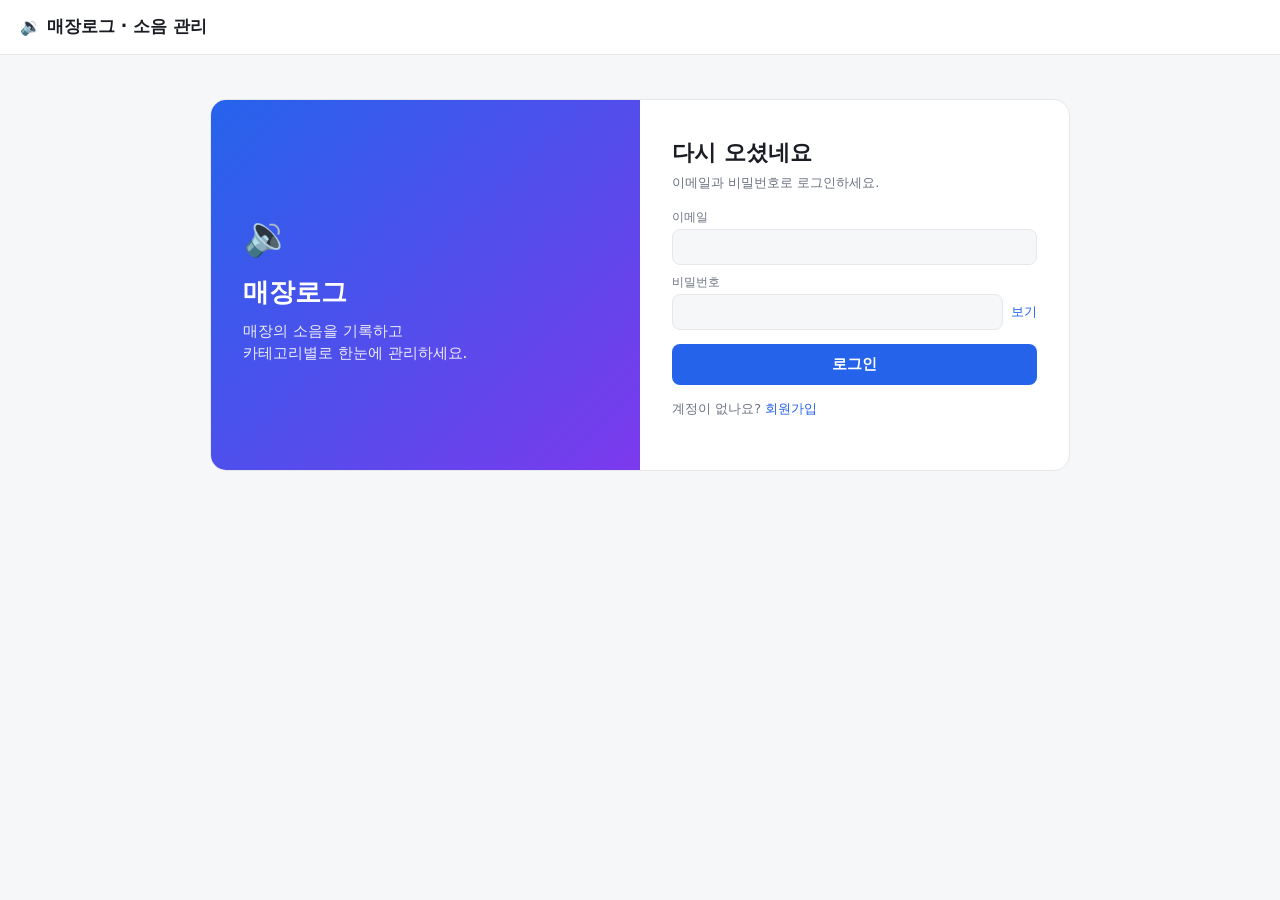
<file: 매장로그/index.html>
<!doctype html>
<html lang="ko">
<head>
<meta charset="utf-8">
<meta name="viewport" content="width=device-width, initial-scale=1, viewport-fit=cover">
<title>매장로그 · 소음 관리</title>
<link rel="stylesheet" href="style.css">
</head>
<body>
<header>
  <h1>🔉 매장로그 · 소음 관리</h1>
  <nav id="nav"></nav><div id="who"></div>
</header>
<main id="app"></main>

<script src="main.js"></script>
</body>
</html>
</file>
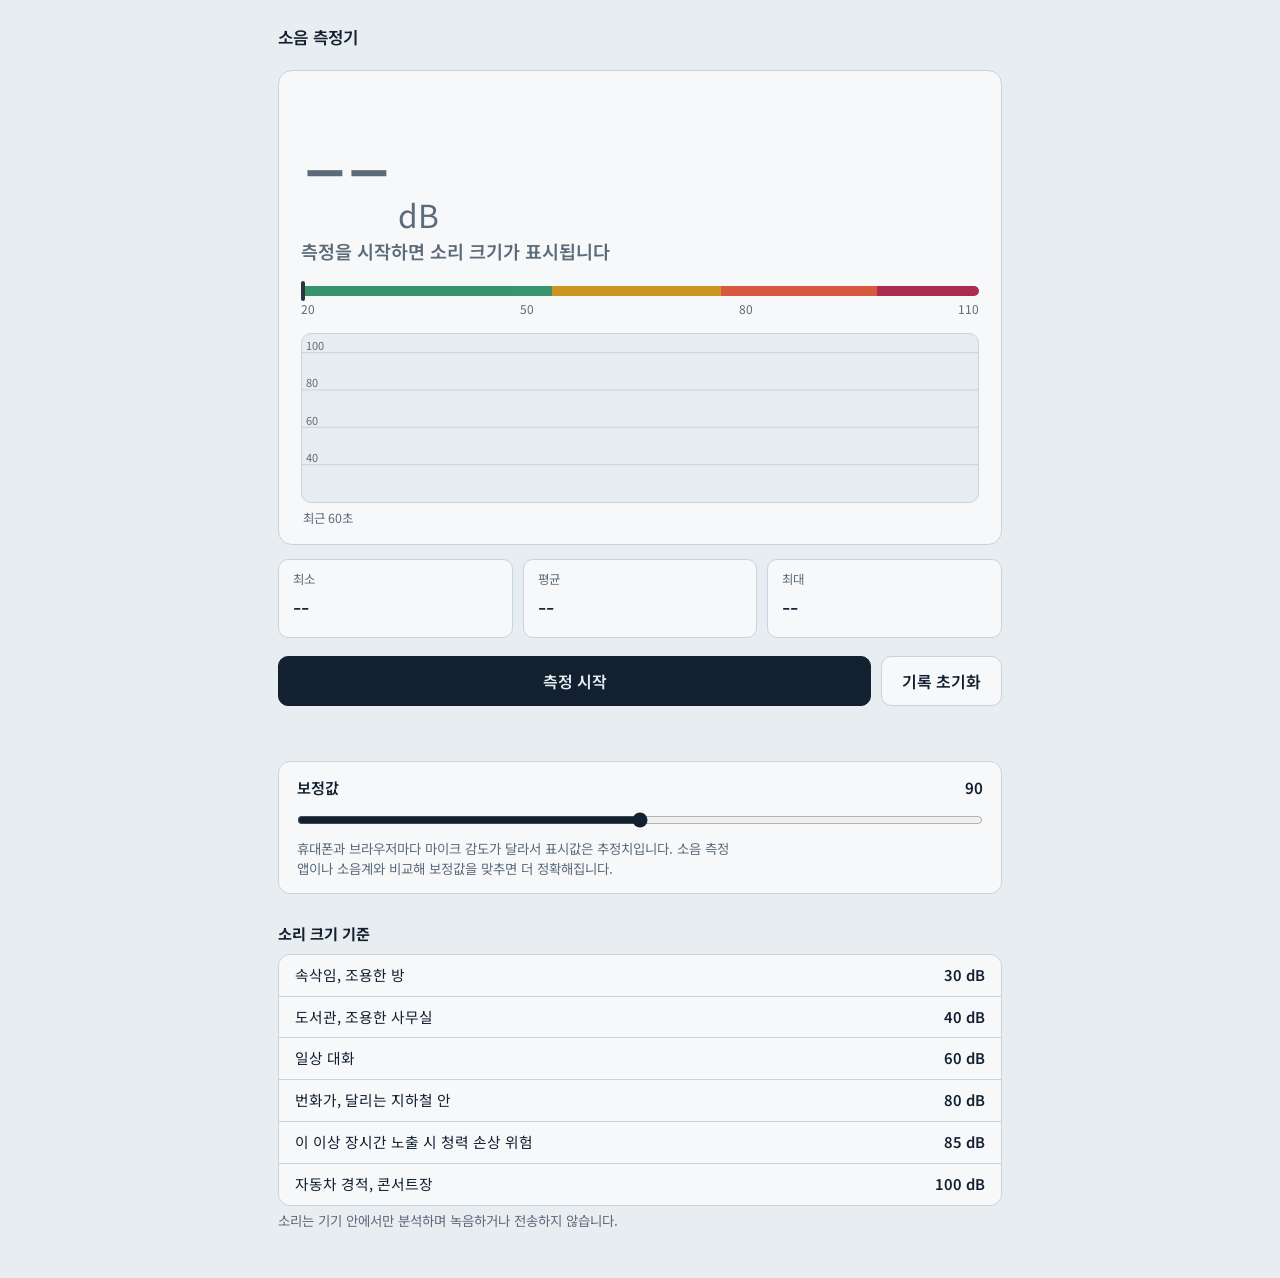
<file: 실시간 소음 측정기/index.html>
<!DOCTYPE html>
<html lang="ko">
<head>
<meta charset="utf-8">
<meta name="viewport" content="width=device-width, initial-scale=1, viewport-fit=cover">
<title>소음 측정기</title>
<link rel="preconnect" href="https://fonts.googleapis.com">
<link rel="preconnect" href="https://fonts.gstatic.com" crossorigin>
<link href="https://fonts.googleapis.com/css2?family=Noto+Sans+KR:wght@200;400;600&display=swap" rel="stylesheet">
<link rel="stylesheet" href="Style.css">
</head>
<body>
<main>
  <h1>소음 측정기</h1>

  <section class="read" aria-live="off">
    <div class="num" id="num">--<small>dB</small></div>
    <div class="state" id="state">측정을 시작하면 소리 크기가 표시됩니다</div>
    <div class="bar"><i id="needle"></i></div>
    <div class="scale"><span>20</span><span>50</span><span>80</span><span>110</span></div>
    <canvas id="cv" aria-label="최근 60초 소음 변화 그래프"></canvas>
    <p class="cap">최근 60초</p>
  </section>

  <dl class="stats">
    <div><dt>최소</dt><dd id="smin">--</dd></div>
    <div><dt>평균</dt><dd id="savg">--</dd></div>
    <div><dt>최대</dt><dd id="smax">--</dd></div>
  </dl>

  <div class="ctrl">
    <button class="primary" id="toggle">측정 시작</button>
    <button id="reset">기록 초기화</button>
  </div>
  <div class="msg" id="msg" role="alert"></div>

  <section class="cal">
    <label for="off"><span>보정값</span><span id="offv">90</span></label>
    <input type="range" id="off" min="60" max="120" value="90">
    <p>휴대폰과 브라우저마다 마이크 감도가 달라서 표시값은 추정치입니다. 소음 측정 앱이나 소음계와 비교해 보정값을 맞추면 더 정확해집니다.</p>
  </section>

  <h2>소리 크기 기준</h2>
  <ul class="ref">
    <li><span>속삭임, 조용한 방</span><b>30 dB</b></li>
    <li><span>도서관, 조용한 사무실</span><b>40 dB</b></li>
    <li><span>일상 대화</span><b>60 dB</b></li>
    <li><span>번화가, 달리는 지하철 안</span><b>80 dB</b></li>
    <li><span>이 이상 장시간 노출 시 청력 손상 위험</span><b>85 dB</b></li>
    <li><span>자동차 경적, 콘서트장</span><b>100 dB</b></li>
  </ul>
  <p class="note">소리는 기기 안에서만 분석하며 녹음하거나 전송하지 않습니다.</p>
</main>

<script src="main.js"></script>
</body>
</html>
</file>
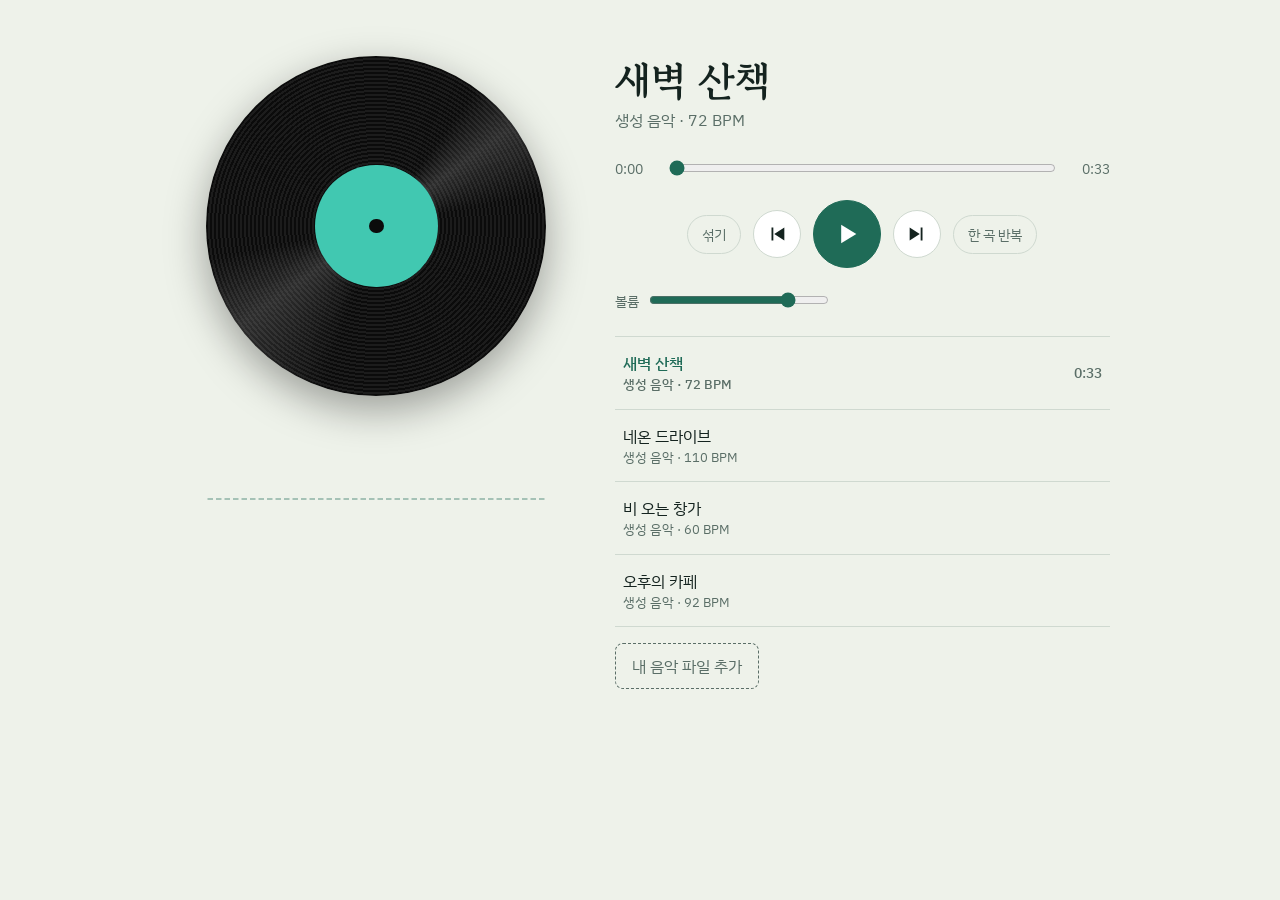
<file: 음악 플레이어/index.html>
<!DOCTYPE html>
<html lang="ko">
<head>
<meta charset="utf-8">
<meta name="viewport" content="width=device-width, initial-scale=1, viewport-fit=cover">
<title>음악 플레이어</title>
<link rel="stylesheet" href="https://fonts.googleapis.com/css2?family=Gowun+Batang:wght@700&family=IBM+Plex+Sans+KR:wght@400;500&display=swap">
<link rel="stylesheet" href="style.css">
</head>
<body>
<main class="app">
<section class="stage">
<div class="disc" id="disc"><div class="label"></div></div>
<canvas id="viz" width="680" height="160" aria-hidden="true"></canvas>
</section>
<section>
<h1 id="title">불러오는 중</h1>
<p class="artist" id="artist">&nbsp;</p>
<div class="seek"><span id="cur">0:00</span><input type="range" id="seek" min="0" max="1000" value="0" aria-label="재생 위치"><span id="dur">0:00</span></div>
<div class="ctl">
<button class="tg" id="shuf" aria-pressed="false">섞기</button>
<button class="ib" id="prev" aria-label="이전 곡"><svg viewBox="0 0 24 24"><path d="M6 5h2v14H6zM20 5v14L9 12z"/></svg></button>
<button class="ib main" id="play" aria-label="재생"><svg viewBox="0 0 24 24" id="pi"><path d="M7 4v16l13-8z"/></svg></button>
<button class="ib" id="next" aria-label="다음 곡"><svg viewBox="0 0 24 24"><path d="M16 5h2v14h-2zM4 5v14l11-7z"/></svg></button>
<button class="tg" id="rep" aria-pressed="false">한 곡 반복</button>
</div>
<div class="vol"><label for="vol">볼륨</label><input type="range" id="vol" min="0" max="100" value="80"></div>
<ul id="list"></ul>
<label class="add">내 음악 파일 추가<input type="file" id="file" accept="audio/*" multiple hidden></label>
<p id="msg" role="status"></p>
</section>
</main>
<script src="script.js"></script>
</body>
</html>
</file>
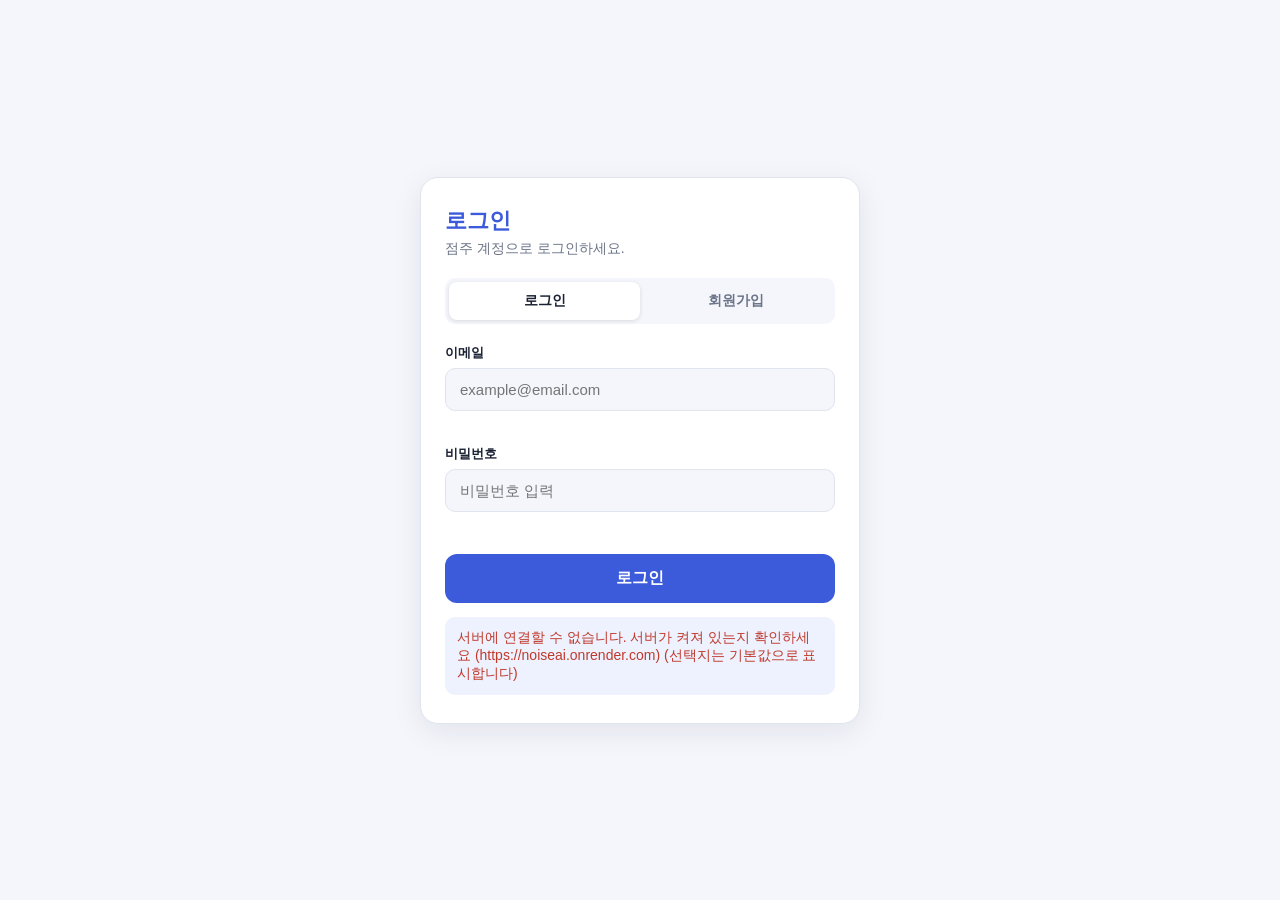
<file: frontend/로그인/index.html>
<!DOCTYPE html>
<html lang="ko">
<head>
<meta charset="utf-8">
<meta name="viewport" content="width=device-width, initial-scale=1, viewport-fit=cover">
<title>매장로그 · 로그인</title>
<link rel="stylesheet" href="../로그인/Style.css">
<script src="../common/api.js"></script>
<script src="../common/api.js?v=2"></script>
</head>
<body>
<main class="card">
  <h1 class="brand">로그인</h1>
  <p class="desc" id="desc">점주 계정으로 로그인하세요.</p>
  <div class="tabs" role="tablist">
    <button class="on" id="tabLogin" role="tab" type="button">로그인</button>
    <button id="tabSignup" role="tab" type="button">회원가입</button>
  </div>

  <section id="login">
    <label for="lEmail">이메일</label>
    <input id="lEmail" type="email" placeholder="example@email.com" autocomplete="email">
    <div class="err" id="lEmailErr"></div>
    <label for="lPw">비밀번호</label>
    <input id="lPw" type="password" placeholder="비밀번호 입력" autocomplete="current-password">
    <div class="err" id="lPwErr"></div>
    <button class="submit" id="loginBtn" type="button">로그인</button>
  </section>

  <section id="signup" class="hidden">
    <label for="sEmail">이메일</label>
    <input id="sEmail" type="email" placeholder="example@email.com" autocomplete="email">
    <div class="err" id="sEmailErr"></div>
    <label for="sPw">비밀번호</label>
    <input id="sPw" type="password" placeholder="8자 이상, 영문+숫자" autocomplete="new-password">
    <div class="err" id="sPwErr"></div>

    <label for="sStore">매장 이름</label>
      <input id="sStore" type="text" maxlength="100" placeholder="예: 모닝브루 본점">
      <div class="err" id="sStoreErr"></div>
    <label for="sSeats">좌석 수</label>
      <input id="sSeats" type="number" min="0" max="1000" value="20">
    <div class="err" id="sSeatsErr"></div>

    <div class="lbl">타겟 연령대</div>
    <div class="chips" data-key="age_group"></div>
    <div class="lbl">타겟 성비</div>
    <div class="chips" data-key="gender"></div>
    <div class="lbl">매장 업종</div>
    <div class="chips" data-key="category"></div>
    <div class="lbl">분위기</div>
    <div class="chips" data-key="mood"></div>
    <div class="lbl">소음 대응 방식 (안정형: 시끄러울수록 잔잔하게 / 활기형: 시끄러울수록 경쾌하게)</div>
    <div class="chips" data-key="noise_strategy"></div>
    <div class="err" id="sSelErr"></div>  
    <button class="submit" id="signupBtn" type="button">회원가입</button>
  </section>

  <div class="msg" id="msg" role="status"></div>
</main>

<script src="main.js"></script>
</body>
</html>
</file>
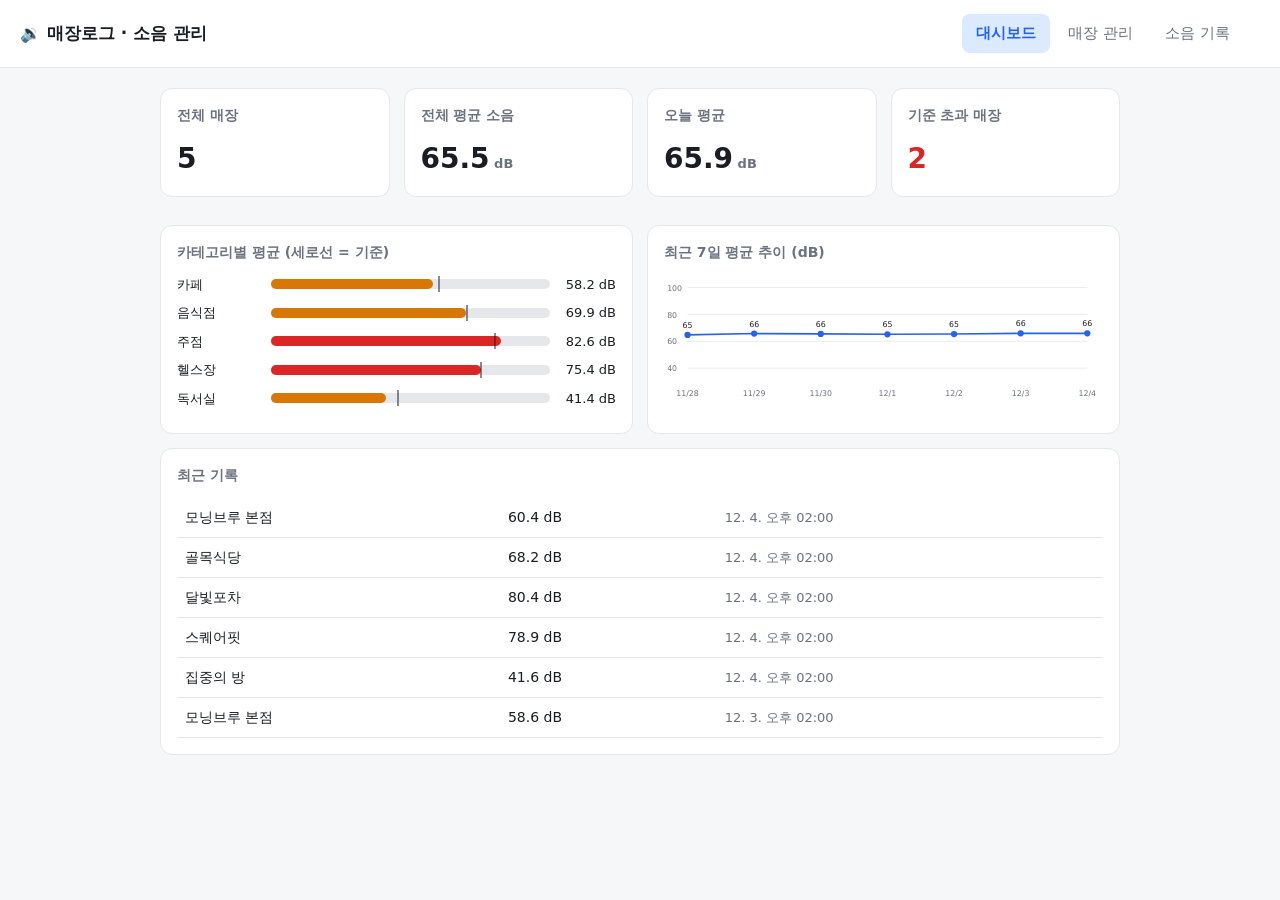
<file: frontend/매장로그 · 소음 관리/index.html>
<!doctype html>
<html lang="ko">
<head>
<meta charset="utf-8">
<meta name="viewport" content="width=device-width, initial-scale=1, viewport-fit=cover">
<title>매장로그 · 소음 관리</title>
<link rel="stylesheet" href="Style.css">
</head>
<body>
<header>
  <h1>🔉 매장로그 · 소음 관리</h1>
  <nav id="nav"></nav><div id="who"></div>
</header>
<main id="app"></main>

<script src="main.js"></script>
</body>
</html>
</file>
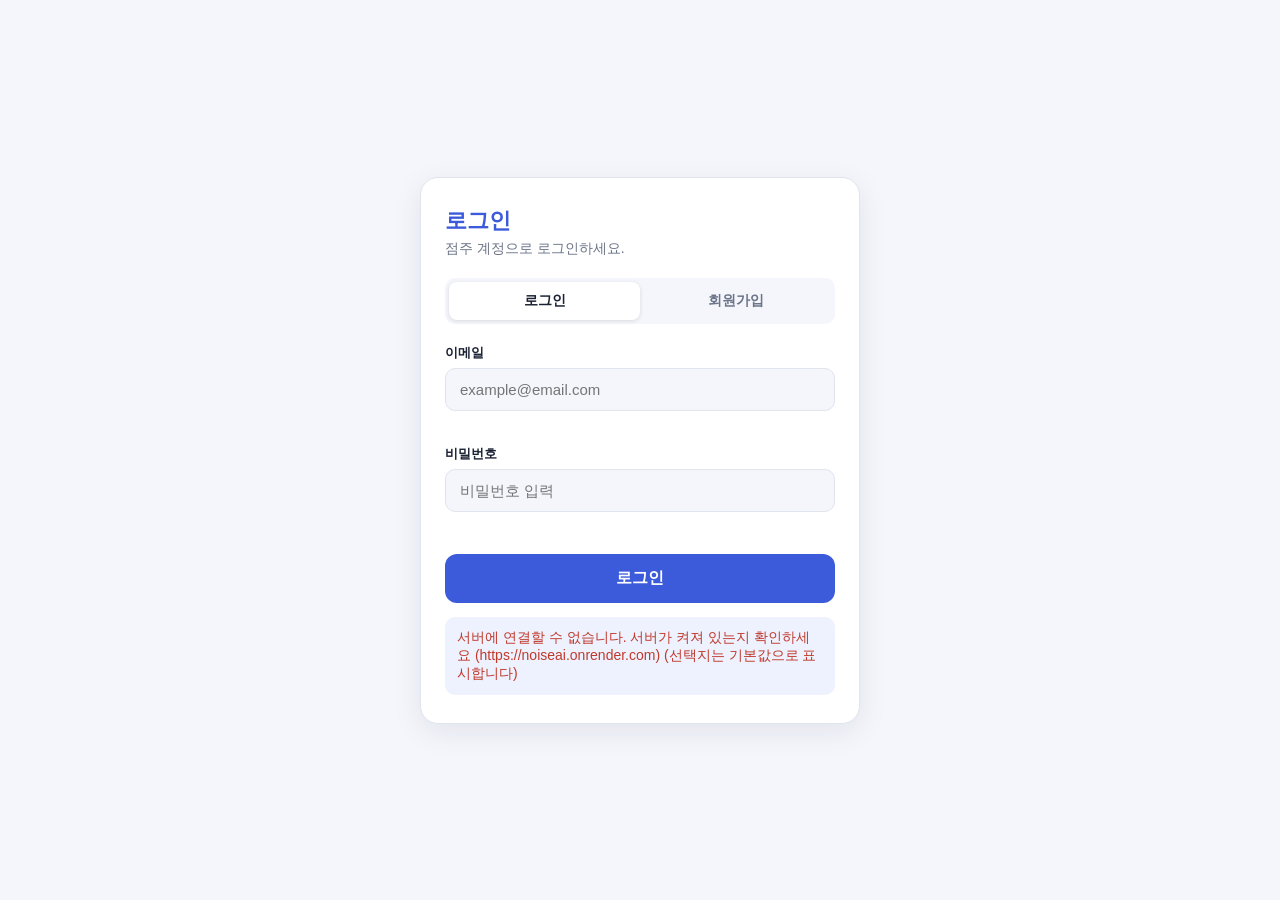
<file: frontend/매장로그_소음 관리/index.html>
<!doctype html>
<html lang="ko">
<head>
<meta charset="utf-8">
<meta name="viewport" content="width=device-width, initial-scale=1, viewport-fit=cover">
<title>매장로그 · 소음 관리</title>
<link rel="stylesheet" href="Style.css">
<script src="../common/api.js"></script>
<script src="../common/api.js?v=2"></script>
</head>
<body>
<header>
  <h1>🔉 매장로그 · 소음 관리</h1>
  <nav id="nav"></nav><div id="who"></div>
</header>
<main id="app"></main>

<script src="main.js"></script>
</body>
</html>
</file>
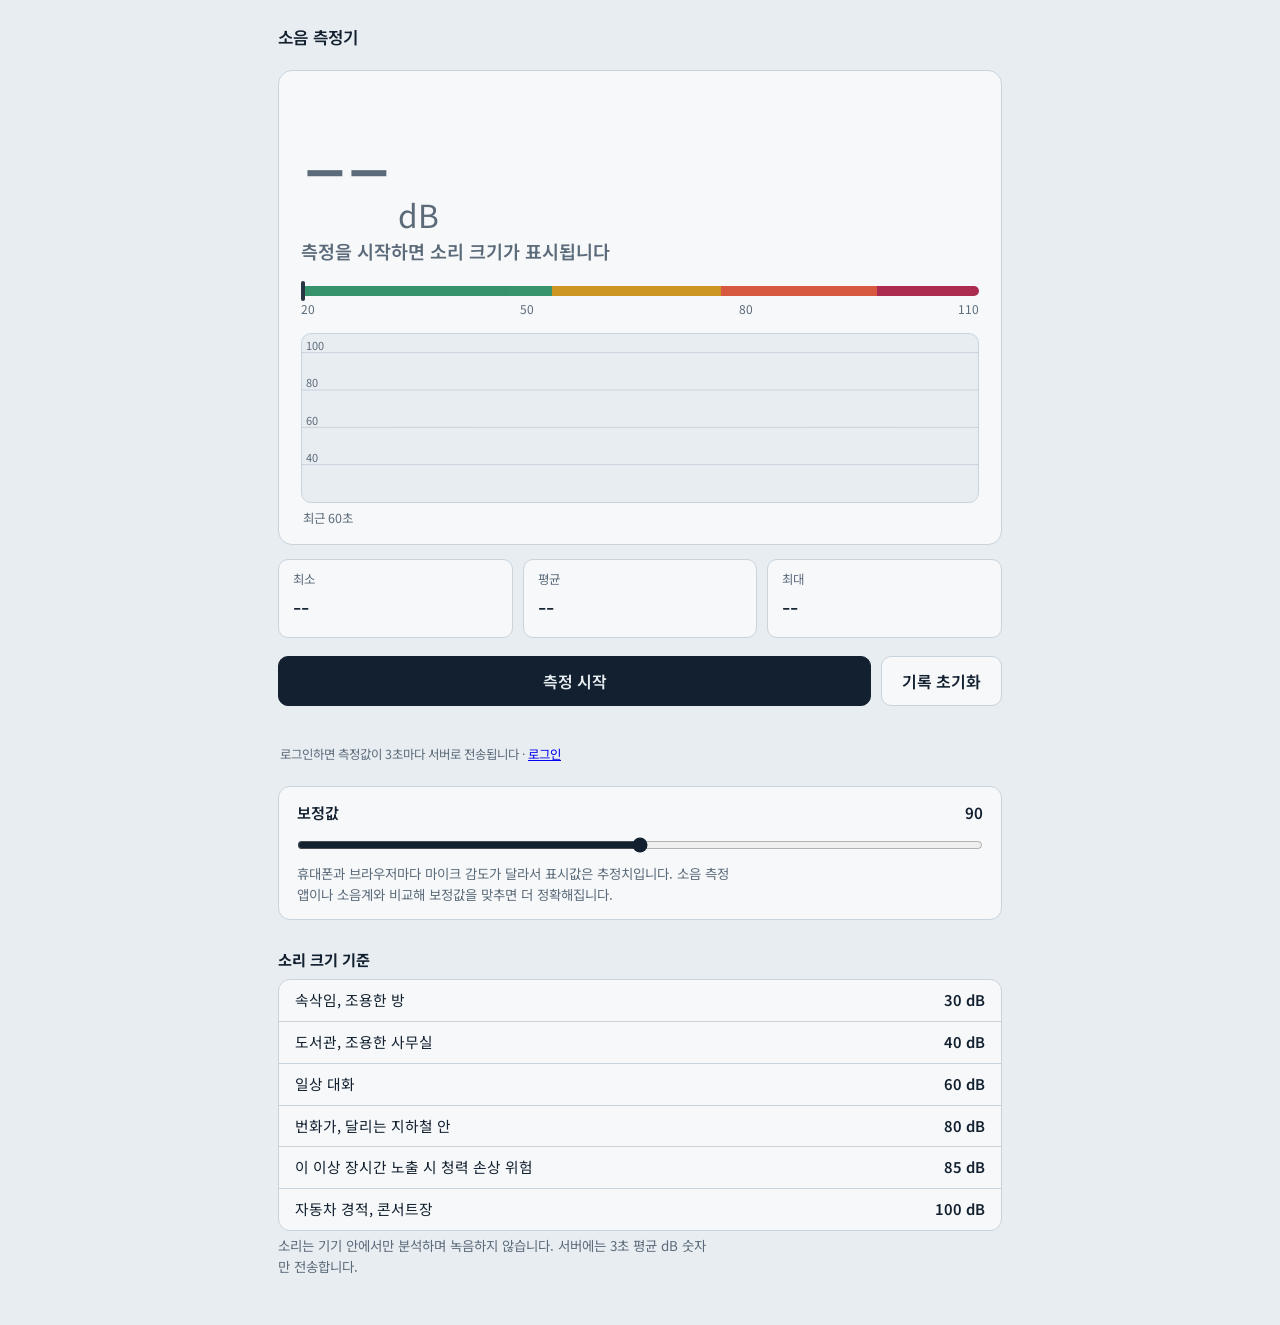
<file: frontend/실시간 소음 측정기/index.html>
<!DOCTYPE html>
<html lang="ko">
<head>
<meta charset="utf-8">
<meta name="viewport" content="width=device-width, initial-scale=1, viewport-fit=cover">
<title>소음 측정기</title>
<link rel="preconnect" href="https://fonts.googleapis.com">
<link rel="preconnect" href="https://fonts.gstatic.com" crossorigin>
<link href="https://fonts.googleapis.com/css2?family=Noto+Sans+KR:wght@200;400;600&display=swap" rel="stylesheet">
<link rel="stylesheet" href="Style.css">
<script src="../common/api.js"></script>
<script src="../common/api.js?v=2"></script>
</head>
<body>
<main>
  <h1>소음 측정기</h1>

  <section class="read" aria-live="off">
    <div class="num" id="num">--<small>dB</small></div>
    <div class="state" id="state">측정을 시작하면 소리 크기가 표시됩니다</div>
    <div class="bar"><i id="needle"></i></div>
    <div class="scale"><span>20</span><span>50</span><span>80</span><span>110</span></div>
    <canvas id="cv" aria-label="최근 60초 소음 변화 그래프"></canvas>
    <p class="cap">최근 60초</p>
  </section>

  <dl class="stats">
    <div><dt>최소</dt><dd id="smin">--</dd></div>
    <div><dt>평균</dt><dd id="savg">--</dd></div>
    <div><dt>최대</dt><dd id="smax">--</dd></div>
  </dl>

  <div class="ctrl">
    <button class="primary" id="toggle">측정 시작</button>
    <button id="reset">기록 초기화</button>
  </div>
  <div class="msg" id="msg" role="alert"></div>
  <p class="cap" id="sync">로그인하면 측정값이 3초마다 서버로 전송됩니다 · <a href="../로그인/index.html">로그인</a></p>

  <section class="cal">
    <label for="off"><span>보정값</span><span id="offv">90</span></label>
    <input type="range" id="off" min="60" max="120" value="90">
    <p>휴대폰과 브라우저마다 마이크 감도가 달라서 표시값은 추정치입니다. 소음 측정 앱이나 소음계와 비교해 보정값을 맞추면 더 정확해집니다.</p>
  </section>

  <h2>소리 크기 기준</h2>
  <ul class="ref">
    <li><span>속삭임, 조용한 방</span><b>30 dB</b></li>
    <li><span>도서관, 조용한 사무실</span><b>40 dB</b></li>
    <li><span>일상 대화</span><b>60 dB</b></li>
    <li><span>번화가, 달리는 지하철 안</span><b>80 dB</b></li>
    <li><span>이 이상 장시간 노출 시 청력 손상 위험</span><b>85 dB</b></li>
    <li><span>자동차 경적, 콘서트장</span><b>100 dB</b></li>
  </ul>
  <p class="note">소리는 기기 안에서만 분석하며 녹음하지 않습니다. 서버에는 3초 평균 dB 숫자만 전송합니다.</p>
</main>

<script src="main.js"></script>
</body>
</html>
</file>
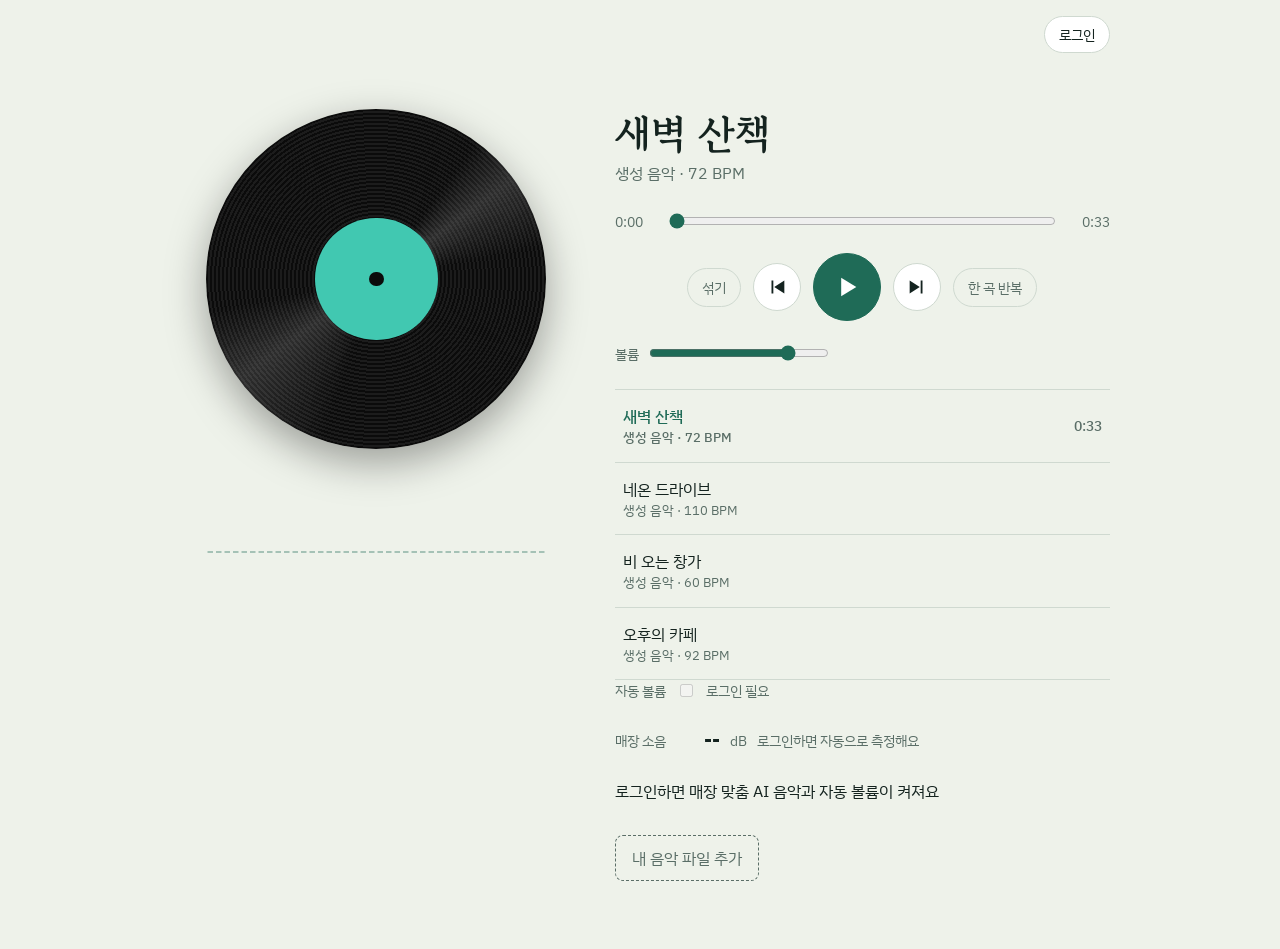
<file: frontend/음악 플레이어/index.html>
<!DOCTYPE html>
<html lang="ko">
<head>
<meta charset="utf-8">
<meta name="viewport" content="width=device-width, initial-scale=1, viewport-fit=cover">
<title>음악 플레이어</title>
<link rel="stylesheet" href="https://fonts.googleapis.com/css2?family=Gowun+Batang:wght@700&family=IBM+Plex+Sans+KR:wght@400;500&display=swap">
<link rel="stylesheet" href="style.css">
<script src="../common/api.js"></script>
<script src="../common/api.js?v=2"></script>
</head>
<body>
    <header class="top" id="top"></header>
<main class="app">
<section class="stage">
<div class="disc" id="disc"><div class="label"></div></div>
<canvas id="viz" width="680" height="160" aria-hidden="true"></canvas>
</section>
<section>
<h1 id="title">불러오는 중</h1>
<p class="artist" id="artist">&nbsp;</p>
<div class="seek"><span id="cur">0:00</span><input type="range" id="seek" min="0" max="1000" value="0" aria-label="재생 위치"><span id="dur">0:00</span></div>
<div class="ctl">
<button class="tg" id="shuf" aria-pressed="false">섞기</button>
<button class="ib" id="prev" aria-label="이전 곡"><svg viewBox="0 0 24 24"><path d="M6 5h2v14H6zM20 5v14L9 12z"/></svg></button>
<button class="ib main" id="play" aria-label="재생"><svg viewBox="0 0 24 24" id="pi"><path d="M7 4v16l13-8z"/></svg></button>
<button class="ib" id="next" aria-label="다음 곡"><svg viewBox="0 0 24 24"><path d="M16 5h2v14h-2zM4 5v14l11-7z"/></svg></button>
<button class="tg" id="rep" aria-pressed="false">한 곡 반복</button>
</div>
<div class="vol"><label for="vol">볼륨</label><input type="range" id="vol" min="0" max="100" value="80"></div>
<ul id="list"></ul>
<div class="vol"><label for="autovol">자동 볼륨</label><input type="checkbox" id="autovol" checked><span id="volinfo">매장 소음에 맞춰 서버가 볼륨을 정합니다</span></div>
<div class="vol"><label>매장 소음</label><b id="ndb">--</b><span>dB</span><span id="nstate">로그인하면 자동으로 측정해요</span></div>
<p id="srv" role="status"></p>
<label class="add">내 음악 파일 추가<input type="file" id="file" accept="audio/*" multiple hidden></label>
<p id="msg" role="status"></p>
</section>
</main>
<script src="script.js"></script>
</body>
</html>
</file>
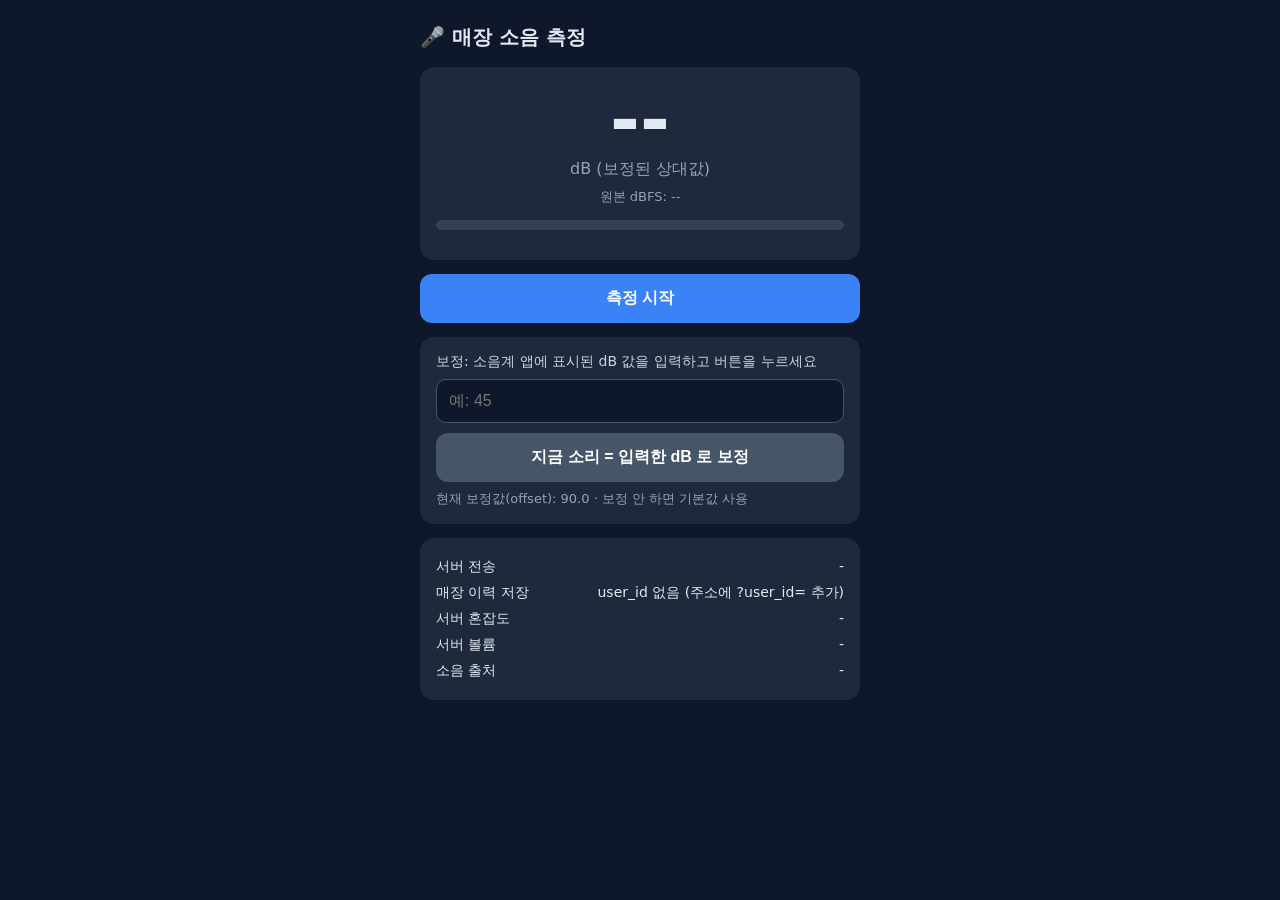
<file: backend/static/mic.html>
<!DOCTYPE html>
<html lang="ko">
<head>
<meta charset="UTF-8">
<meta name="viewport" content="width=device-width, initial-scale=1">
<title>NoiseAI 마이크 측정</title>
<style>
  * { box-sizing: border-box; }
  body { margin: 0; padding: 20px; max-width: 480px; margin-inline: auto;
         font-family: system-ui, -apple-system, "Noto Sans KR", sans-serif;
         background: #0f172a; color: #e2e8f0; }
  h1 { font-size: 20px; margin: 4px 0 16px; }
  .card { background: #1e293b; border-radius: 14px; padding: 16px; margin-bottom: 14px; }
  .big { text-align: center; }
  #db { font-size: 72px; font-weight: 700; line-height: 1; }
  .unit { color: #94a3b8; margin-top: 4px; }
  .sub { color: #94a3b8; font-size: 13px; margin-top: 8px; }
  .bar { height: 10px; background: #334155; border-radius: 6px; overflow: hidden; margin: 14px 0; }
  #bar { height: 100%; width: 0; background: #22c55e; transition: width .15s, background .3s; }
  button { width: 100%; padding: 14px; font-size: 16px; font-weight: 600; border: 0;
           border-radius: 12px; background: #3b82f6; color: #fff; cursor: pointer; }
  button.stop { background: #ef4444; }
  button.sec { background: #475569; margin-top: 10px; }
  input { width: 100%; padding: 12px; font-size: 16px; border-radius: 10px; border: 1px solid #475569;
          background: #0f172a; color: #e2e8f0; }
  label { font-size: 14px; color: #cbd5e1; display: block; margin-bottom: 8px; }
  .row { display: flex; justify-content: space-between; padding: 4px 0; font-size: 14px; }
  #error { color: #fca5a5; font-size: 14px; margin-bottom: 12px; white-space: pre-line; }
</style>
</head>
<body>
<h1>🎤 매장 소음 측정</h1>

<div id="error"></div>

<div class="card big">
  <div id="db">--</div>
  <div class="unit">dB (보정된 상대값)</div>
  <div class="sub">원본 dBFS: <span id="dbfs">--</span></div>
  <div class="bar"><div id="bar"></div></div>
</div>

<button id="toggle">측정 시작</button>

<div class="card" style="margin-top:14px">
  <label for="ref">보정: 소음계 앱에 표시된 dB 값을 입력하고 버튼을 누르세요</label>
  <input id="ref" type="number" inputmode="decimal" placeholder="예: 45">
  <button id="calib" class="sec">지금 소리 = 입력한 dB 로 보정</button>
  <div class="sub">현재 보정값(offset): <span id="offset"></span> · 보정 안 하면 기본값 사용</div>
</div>

<div class="card">
  <div class="row"><span>서버 전송</span><span id="sendStatus">-</span></div>
  <div class="row"><span>매장 이력 저장</span><span id="logStatus">-</span></div>
  <div class="row"><span>서버 혼잡도</span><span id="level">-</span></div>
  <div class="row"><span>서버 볼륨</span><span id="vol">-</span></div>
  <div class="row"><span>소음 출처</span><span id="source">-</span></div>
</div>

<script>
const API = location.origin;          // 이 페이지는 백엔드가 직접 서빙하므로 같은 주소를 그대로 쓴다
const OFFSET_KEY = "noiseai_offset";
const SEND_MS = 1000;                 // 서버로 1초마다 전송
const SAMPLE_MS = 100;                // 화면은 0.1초마다 갱신
const LOG_MS = 3000;                  // 매장 이력(status_log)은 3초마다 저장 (리포트·AI 곡 프롬프트에 사용)
// 매장 연결: mic.html?user_id=1&zone=1F  (user_id 가 없으면 예전처럼 /api/update-noise 만 보냄)
const QS = new URLSearchParams(location.search);
const USER_ID = parseInt(QS.get("user_id"), 10);
const ZONE = QS.get("zone") || null;

const $ = id => document.getElementById(id);
let offset = 90;                      // dBFS(-90~0) -> 대략적인 dB(0~90) 로 옮기는 기본값
try { const v = parseFloat(localStorage.getItem(OFFSET_KEY)); if (!isNaN(v)) offset = v; } catch (e) {}
$("offset").textContent = offset.toFixed(1);
$("logStatus").textContent = Number.isInteger(USER_ID) ? ("매장 #" + USER_ID + (ZONE ? " · " + ZONE : "")) : "user_id 없음 (주소에 ?user_id= 추가)";

let stream, ctx, analyser, buf, sampleTimer, sendTimer, pollTimer, wakeLock;
let logTimer, logValues = [];         // 3초 동안 보낸 dB 값 (평균을 status_log 에 저장)
let powers = [];                      // 최근 1초 동안의 파워(rms^2) 샘플
let lastDbfs = -90;                   // 최근 1초 평균 dBFS (보정 때 사용)
let running = false;

const clamp = (v, lo, hi) => Math.min(hi, Math.max(lo, v));
const powerToDb = p => 10 * Math.log10(Math.max(p, 1e-12));

function showError(msg) { $("error").textContent = msg || ""; }

function sample() {
  analyser.getFloatTimeDomainData(buf);
  let sum = 0;
  for (let i = 0; i < buf.length; i++) sum += buf[i] * buf[i];
  const p = sum / buf.length;         // rms^2
  powers.push(p);
  const db = clamp(powerToDb(p) + offset, 0, 140);
  $("db").textContent = db.toFixed(0);
  $("dbfs").textContent = powerToDb(p).toFixed(1);
  const pct = clamp((db - 30) / 70 * 100, 0, 100);
  $("bar").style.width = pct + "%";
  $("bar").style.background = db >= 70 ? "#ef4444" : db >= 55 ? "#f59e0b" : "#22c55e";
}

async function send() {
  if (powers.length === 0) return;
  const avgPower = powers.reduce((a, b) => a + b, 0) / powers.length;   // 1초 평균(에너지 평균)
  powers = [];
  lastDbfs = powerToDb(avgPower);
  const noiseDb = Math.round(clamp(lastDbfs + offset, 0, 140) * 10) / 10;
  try {
    const res = await fetch(API + "/api/update-noise", {
      method: "POST",
      headers: { "Content-Type": "application/json" },
      body: JSON.stringify({ noise_db: noiseDb }),
    });
    $("sendStatus").textContent = res.ok ? ("OK · " + noiseDb + " dB") : ("오류 " + res.status);
    logValues.push(noiseDb);
  } catch (e) {
    $("sendStatus").textContent = "서버 연결 실패";
  }
}

async function sendLog() {
  if (!Number.isInteger(USER_ID) || logValues.length === 0) return;
  const avg = Math.round(logValues.reduce((a, b) => a + b, 0) / logValues.length * 10) / 10;
  logValues = [];
  try {
    const res = await fetch(API + "/api/status-log", {
      method: "POST",
      headers: { "Content-Type": "application/json" },
      body: JSON.stringify({ user_id: USER_ID, noise_db: avg, zone_id: ZONE }),
    });
    $("logStatus").textContent = res.ok ? ("저장 OK · " + avg + " dB") : ("저장 오류 " + res.status);
  } catch (e) {
    $("logStatus").textContent = "저장 실패 (서버 연결)";
  }
}

async function pollStatus() {
  try {
    const s = await (await fetch(API + "/api/status")).json();
    $("level").textContent = s.crowd_level;
    $("vol").textContent = s.current_volume;
    $("source").textContent = s.noise_source;
  } catch (e) {}
}

async function start() {
  showError("");
  if (!navigator.mediaDevices || !navigator.mediaDevices.getUserMedia) {
    showError("이 주소에서는 마이크를 쓸 수 없습니다.\nHTTPS 주소(Render) 또는 localhost 로 접속하세요.");
    return;
  }
  try {
    // 브라우저 기본 음성 처리를 끄지 않으면 소음이 깎여서 dB 가 실제보다 작게 측정된다
    stream = await navigator.mediaDevices.getUserMedia({
      audio: { echoCancellation: false, noiseSuppression: false, autoGainControl: false },
    });
  } catch (e) {
    showError("마이크 권한이 거부되었거나 사용할 수 없습니다.\n브라우저 주소창의 마이크 권한을 허용해 주세요.");
    return;
  }
  ctx = new (window.AudioContext || window.webkitAudioContext)();
  await ctx.resume();                 // iOS 는 사용자 터치 직후에 resume 해야 함
  const src = ctx.createMediaStreamSource(stream);
  analyser = ctx.createAnalyser();
  analyser.fftSize = 2048;
  buf = new Float32Array(analyser.fftSize);
  src.connect(analyser);              // destination 에는 연결하지 않음 (스피커 하울링 방지)

  try { wakeLock = await navigator.wakeLock.request("screen"); } catch (e) {}   // 화면 꺼짐 방지

  powers = [];
  sampleTimer = setInterval(sample, SAMPLE_MS);
  sendTimer = setInterval(send, SEND_MS);
  pollTimer = setInterval(pollStatus, 2000);
  logValues = [];
  logTimer = setInterval(sendLog, LOG_MS);
  running = true;
  $("toggle").textContent = "측정 중지";
  $("toggle").classList.add("stop");
}

function stop() {
  clearInterval(sampleTimer); clearInterval(sendTimer); clearInterval(pollTimer); clearInterval(logTimer);
  if (stream) stream.getTracks().forEach(t => t.stop());
  if (ctx) ctx.close();
  if (wakeLock) { try { wakeLock.release(); } catch (e) {} }
  running = false;
  $("toggle").textContent = "측정 시작";
  $("toggle").classList.remove("stop");
  $("db").textContent = "--"; $("dbfs").textContent = "--"; $("bar").style.width = "0";
}

$("toggle").onclick = () => running ? stop() : start();

$("calib").onclick = () => {
  const ref = parseFloat($("ref").value);
  if (isNaN(ref)) { showError("소음계 앱의 dB 값을 숫자로 입력하세요."); return; }
  if (!running) { showError("먼저 '측정 시작'을 누른 뒤 보정하세요."); return; }
  showError("");
  offset = ref - lastDbfs;            // 지금 측정된 dBFS 가 ref dB 가 되도록 offset 계산
  $("offset").textContent = offset.toFixed(1);
  try { localStorage.setItem(OFFSET_KEY, String(offset)); } catch (e) {}
};

// 탭이 다시 보이면 화면 꺼짐 방지 재요청
document.addEventListener("visibilitychange", async () => {
  if (running && document.visibilityState === "visible") {
    try { wakeLock = await navigator.wakeLock.request("screen"); } catch (e) {}
  }
});
</script>
</body>
</html>
</file>
<file: 매장로그/style.css>
:root{--bg:#f6f7f9;--card:#fff;--tx:#1a1d23;--mu:#6b7280;--bd:#e5e7eb;--ac:#2563eb;--acs:#dbeafe;--ok:#16a34a;--warn:#d97706;--bad:#dc2626;color-scheme:light;box-sizing:border-box;padding-top:env(safe-area-inset-top,0px);padding-bottom:env(safe-area-inset-bottom,0px)}
@media(prefers-color-scheme:dark){:root:not([data-theme="light"]){--bg:#0f1115;--card:#181b22;--tx:#eceef2;--mu:#98a0ae;--bd:#2a2f3a;--ac:#6ea0ff;--acs:#1e2a45;--ok:#4ade80;--warn:#fbbf24;--bad:#f87171;color-scheme:dark}}
:root[data-theme="dark"]{--bg:#0f1115;--card:#181b22;--tx:#eceef2;--mu:#98a0ae;--bd:#2a2f3a;--ac:#6ea0ff;--acs:#1e2a45;--ok:#4ade80;--warn:#fbbf24;--bad:#f87171;color-scheme:dark}
*{box-sizing:border-box}
html{scroll-padding-top:env(safe-area-inset-top,0px)}
body{margin:0;background:var(--bg);color:var(--tx);font:15px/1.5 -apple-system,"Pretendard","Noto Sans KR",system-ui,sans-serif}
header{display:flex;align-items:center;gap:16px;flex-wrap:wrap;padding:14px 20px;background:var(--card);border-bottom:1px solid var(--bd)}
header h1{font-size:17px;margin:0}
nav{display:flex;gap:4px;margin-left:auto}
nav button{border:0;background:none;color:var(--mu);padding:8px 14px;border-radius:8px;font:inherit;cursor:pointer}
nav button.on{background:var(--acs);color:var(--ac);font-weight:600}
main{max-width:1000px;margin:0 auto;padding:20px}
.grid{display:grid;gap:14px}
.k{grid-template-columns:repeat(auto-fit,minmax(150px,1fr));margin-bottom:14px}
.two{grid-template-columns:repeat(auto-fit,minmax(300px,1fr))}
.card{background:var(--card);border:1px solid var(--bd);border-radius:12px;padding:16px;margin-bottom:14px}
.card h2{font-size:14px;margin:0 0 12px;color:var(--mu);font-weight:600}
.big{font-size:28px;font-weight:700}
.mu{color:var(--mu);font-size:13px}
.row{display:flex;align-items:center;gap:10px;margin:9px 0}
.row .n{width:84px;font-size:13px;flex:none}
.bar{flex:1;height:10px;background:var(--bd);border-radius:6px;position:relative}
.bar i{display:block;height:100%;border-radius:6px}
.bar b{position:absolute;top:-3px;bottom:-3px;width:2px;background:var(--tx);opacity:.5}
.row .v{width:56px;text-align:right;font-size:13px}
.chips{display:flex;gap:6px;flex-wrap:wrap;margin-bottom:12px}
.chip{border:1px solid var(--bd);background:var(--card);color:var(--tx);padding:5px 12px;border-radius:99px;font:inherit;font-size:13px;cursor:pointer}
.chip.on{background:var(--ac);color:#fff;border-color:var(--ac)}
table{width:100%;border-collapse:collapse;font-size:14px}
th,td{text-align:left;padding:9px 8px;border-bottom:1px solid var(--bd)}
th{color:var(--mu);font-weight:500;font-size:12px}
.tw{overflow-x:auto}
.tag{padding:2px 9px;border-radius:99px;font-size:12px;font-weight:600;background:var(--bd)}
.ok{color:var(--ok)}.warn{color:var(--warn)}.bad{color:var(--bad)}
form{display:flex;gap:8px;flex-wrap:wrap;align-items:end}
label{display:flex;flex-direction:column;font-size:12px;color:var(--mu);gap:3px}
input,select{padding:8px 10px;border:1px solid var(--bd);border-radius:8px;background:var(--bg);color:var(--tx);font:inherit;min-width:0}
.btn{padding:9px 16px;border:0;border-radius:8px;background:var(--ac);color:#fff;font:inherit;font-weight:600;cursor:pointer}
.x{border:0;background:none;color:var(--mu);cursor:pointer;font-size:16px}
.x:hover{color:var(--bad)}
svg{width:100%;height:auto;display:block}
.empty{color:var(--mu);padding:18px 0;text-align:center}
.auth{max-width:440px;margin:30px auto}.col{flex-direction:column;align-items:stretch}.col .btn{margin-top:6px}
.grp{display:flex;flex-direction:column;gap:5px;width:100%;font-size:12px;color:var(--mu)}
.opts{display:flex;gap:6px;flex-wrap:wrap}
label.opt{position:relative;flex-direction:row}
.opt input{position:absolute;opacity:0;pointer-events:none}
.opt span{display:inline-block;padding:6px 14px;border:1px solid var(--bd);border-radius:99px;font-size:13px;cursor:pointer;color:var(--tx);background:var(--card)}
.opt input:checked+span{background:var(--ac);color:#fff;border-color:var(--ac)}
#who{display:flex;gap:8px;align-items:center;font-size:13px;color:var(--mu)}
.split{display:grid;grid-template-columns:1fr 1fr;max-width:860px;margin:24px auto;background:var(--card);border:1px solid var(--bd);border-radius:16px;overflow:hidden}
.brand{background:linear-gradient(135deg,#2563eb,#7c3aed);color:#fff;padding:40px 32px;display:flex;flex-direction:column;justify-content:center}
.brand h2{font-size:26px;margin:8px 0;color:#fff}.brand p{opacity:.9;margin:0}
.side{padding:36px 32px}.side h2{font-size:22px;margin:0 0 4px;color:var(--tx)}.side>p{margin:0 0 16px}
.pw{display:flex;gap:8px;align-items:center}.pw input{flex:1}
.lnk{border:0;background:none;color:var(--ac);cursor:pointer;font:inherit;font-size:13px;padding:0}
@media(max-width:640px){.split{grid-template-columns:1fr}.brand{padding:24px}.side{padding:24px}}
</file>
<file: 실시간 소음 측정기/Style.css>
:root{
  --bg:#e8edf1; --surface:#f6f8fa; --ink:#12202f; --muted:#5c6b7a; --line:#c9d3dc;
  --ok:#23895c; --warn:#c98a0a; --bad:#d4472b; --hot:#a3153b;
  box-sizing:border-box;
  padding-top:env(safe-area-inset-top,0px); padding-bottom:env(safe-area-inset-bottom,0px);
  color-scheme:light;
}
@media (prefers-color-scheme:dark){
  :root:not([data-theme="light"]){
    --bg:#0f1720; --surface:#17222d; --ink:#e6edf3; --muted:#92a3b3; --line:#2a3947;
    --ok:#4cc38a; --warn:#f0b43a; --bad:#ff7a5c; --hot:#ff5c8a; color-scheme:dark;
  }
}
:root[data-theme="dark"]{
  --bg:#0f1720; --surface:#17222d; --ink:#e6edf3; --muted:#92a3b3; --line:#2a3947;
  --ok:#4cc38a; --warn:#f0b43a; --bad:#ff7a5c; --hot:#ff5c8a; color-scheme:dark;
}
html{scroll-padding-top:env(safe-area-inset-top,0px)}
*{box-sizing:border-box}
body{margin:0;background:var(--bg);color:var(--ink);font-family:"Noto Sans KR",system-ui,-apple-system,"Apple SD Gothic Neo","Malgun Gothic",sans-serif;line-height:1.55}
main{max-width:760px;margin:0 auto;padding:24px 18px 48px}
h1{font-size:1.05rem;font-weight:600;margin:0 0 20px}
.read{background:var(--surface);border:1px solid var(--line);border-radius:14px;padding:22px 22px 16px}
.num{font-size:clamp(5.5rem,24vw,9rem);font-weight:200;line-height:1;font-variant-numeric:tabular-nums;letter-spacing:-.03em;color:var(--lvl,var(--muted));transition:color .25s}
.num small{font-size:.22em;font-weight:400;letter-spacing:0;margin-left:.3em;color:var(--muted)}
.state{font-size:1.15rem;font-weight:600;color:var(--lvl,var(--muted));min-height:1.8em}
.state span{font-weight:400;color:var(--muted);font-size:.92rem;margin-left:.5em}
.bar{position:relative;height:10px;border-radius:5px;margin:16px 0 4px;background:linear-gradient(90deg,var(--ok) 0 37%,var(--warn) 37% 62%,var(--bad) 62% 85%,var(--hot) 85% 100%);opacity:.9}
.bar i{position:absolute;top:-5px;width:4px;height:20px;border-radius:2px;background:var(--ink);left:0;transition:left .08s linear}
.scale{display:flex;justify-content:space-between;font-size:.75rem;color:var(--muted);font-variant-numeric:tabular-nums}
canvas{display:block;width:100%;height:170px;margin-top:14px;border-radius:10px;background:var(--bg);border:1px solid var(--line)}
.cap{font-size:.78rem;color:var(--muted);margin:6px 2px 0}
.stats{display:grid;grid-template-columns:repeat(3,1fr);gap:10px;margin-top:14px}
.stats div{background:var(--surface);border:1px solid var(--line);border-radius:10px;padding:10px 14px}
.stats dt{font-size:.78rem;color:var(--muted)}
.stats dd{margin:0;font-size:1.5rem;font-weight:400;font-variant-numeric:tabular-nums}
.ctrl{display:flex;gap:10px;margin-top:18px;flex-wrap:wrap}
button{font:inherit;font-weight:600;border-radius:10px;border:1px solid var(--line);background:var(--surface);color:var(--ink);padding:12px 20px;cursor:pointer;min-height:46px}
button.primary{background:var(--ink);color:var(--bg);border-color:var(--ink);flex:1 1 180px}
button:focus-visible,input:focus-visible{outline:3px solid var(--warn);outline-offset:2px}
.msg{margin-top:12px;color:var(--bad);font-size:.92rem;min-height:1.4em}
.cal{margin-top:22px;background:var(--surface);border:1px solid var(--line);border-radius:12px;padding:14px 18px}
.cal label{display:flex;justify-content:space-between;font-weight:600;font-size:.95rem}
.cal input{width:100%;margin:12px 0 6px;accent-color:var(--ink)}
.cal p,.note{font-size:.84rem;color:var(--muted);margin:4px 0 0;max-width:62ch}
h2{font-size:.95rem;margin:28px 0 8px}
ul.ref{list-style:none;margin:0;padding:0;border:1px solid var(--line);border-radius:12px;overflow:hidden;background:var(--surface)}
ul.ref li{display:flex;justify-content:space-between;gap:12px;padding:9px 16px;border-top:1px solid var(--line);font-size:.92rem}
ul.ref li:first-child{border-top:0}
ul.ref li b{font-variant-numeric:tabular-nums;font-weight:600}
@media (prefers-reduced-motion:reduce){.num,.bar i{transition:none}}
</file>
<file: 음악 플레이어/style.css>
:root{--bg:#eef2ea;--surface:#fff;--ink:#14231f;--mute:#5a6e67;--accent:#1f6b57;--accent-ink:#fff;--line:#cfd9d0;
box-sizing:border-box;padding-top:env(safe-area-inset-top,0px);padding-bottom:env(safe-area-inset-bottom,0px)}
@media (prefers-color-scheme:dark){:root:not([data-theme="light"]){--bg:#0e2420;--surface:#163530;--ink:#e9efe9;--mute:#8fa8a0;--accent:#f0d878;--accent-ink:#0e2420;--line:#2a4a43}}
:root[data-theme="dark"]{--bg:#0e2420;--surface:#163530;--ink:#e9efe9;--mute:#8fa8a0;--accent:#f0d878;--accent-ink:#0e2420;--line:#2a4a43}
*{box-sizing:border-box}
html{color-scheme:light dark}
body{margin:0;background:var(--bg);color:var(--ink);font:400 16px/1.5 "IBM Plex Sans KR",system-ui,sans-serif;min-height:100vh}
.app{max-width:980px;margin:0 auto;padding:32px 20px;display:grid;gap:32px;grid-template-columns:1fr}
@media(min-width:820px){.app{grid-template-columns:minmax(0,5fr) minmax(0,6fr);align-items:start;padding-top:56px}}
.stage{display:grid;gap:24px;justify-items:center}
.disc{--h:170;width:min(78vw,340px);aspect-ratio:1;border-radius:50%;position:relative;
background:repeating-radial-gradient(circle,#0b0b0b 0 2px,#1c1c1c 2px 4px);box-shadow:0 14px 40px rgba(0,0,0,.35);animation:spin 7s linear infinite;animation-play-state:paused}
.disc.on{animation-play-state:running}
.disc::after{content:"";position:absolute;inset:0;border-radius:50%;background:conic-gradient(transparent 0 10%,rgba(255,255,255,.14) 15%,transparent 22% 55%,rgba(255,255,255,.14) 65%,transparent 72%)}
.disc .label{position:absolute;inset:32%;border-radius:50%;background:hsl(var(--h) 55% 52%);z-index:1}
.disc .label::after{content:"";position:absolute;inset:44%;border-radius:50%;background:#0b0b0b}
@keyframes spin{to{transform:rotate(360deg)}}
canvas{width:100%;max-width:340px;height:80px}
h1{font:700 clamp(28px,5vw,40px)/1.2 "Gowun Batang",serif;margin:0}
.artist{margin:4px 0 24px;color:var(--mute)}
.seek{display:grid;grid-template-columns:44px 1fr 44px;gap:10px;align-items:center;font-size:14px;color:var(--mute);font-variant-numeric:tabular-nums}
.seek span:last-child{text-align:right}
input[type=range]{width:100%;accent-color:var(--accent);height:24px;margin:0}
.ctl{display:flex;align-items:center;justify-content:center;gap:12px;margin:20px 0}
button{font:inherit;color:inherit;cursor:pointer}
.ib{width:48px;height:48px;border-radius:50%;border:1px solid var(--line);background:var(--surface);display:grid;place-items:center}
.ib svg{width:22px;height:22px;fill:currentColor}
.ib.main{width:68px;height:68px;background:var(--accent);color:var(--accent-ink);border-color:var(--accent)}
.ib.main svg{width:28px;height:28px}
.tg{padding:8px 14px;border-radius:999px;border:1px solid var(--line);background:transparent;font-size:14px;color:var(--mute)}
.tg[aria-pressed=true]{background:var(--accent);color:var(--accent-ink);border-color:var(--accent)}
.vol{display:flex;align-items:center;gap:10px;font-size:14px;color:var(--mute);margin-bottom:24px}
.vol input{max-width:180px}
ul{list-style:none;margin:0;padding:0;border-top:1px solid var(--line)}
li button{width:100%;display:grid;grid-template-columns:1fr auto;gap:12px;text-align:left;padding:14px 8px;background:none;border:0;border-bottom:1px solid var(--line)}
li button small{display:block;color:var(--mute);font-size:13px}
li button[aria-current=true]{color:var(--accent);font-weight:500}
li .d{color:var(--mute);font-variant-numeric:tabular-nums;font-size:14px;align-self:center}
.add{display:inline-block;margin-top:16px;padding:10px 16px;border:1px dashed var(--mute);border-radius:8px;cursor:pointer;color:var(--mute)}
.add:hover{color:var(--ink);border-color:var(--ink)}
#msg{min-height:24px;margin:12px 0 0;color:var(--mute);font-size:14px}
:focus-visible{outline:3px solid var(--accent);outline-offset:2px}
@media(prefers-reduced-motion:reduce){.disc{animation:none}}
</file>
<file: frontend/로그인/Style.css>
:root{--bg:#f4f6fb;--card:#fff;--text:#1b2233;--sub:#6b7488;--line:#dfe4ee;--pri:#3b5bdb;--pri-t:#fff;--sel:#eef2ff;--err:#d6336c;--ok:#2b8a3e;
box-sizing:border-box;padding-top:env(safe-area-inset-top,0px);padding-bottom:env(safe-area-inset-bottom,0px)}
@media (prefers-color-scheme:dark){:root:not([data-theme="light"]){--bg:#12151d;--card:#1b2030;--text:#eef1f8;--sub:#9aa3b8;--line:#2e3550;--pri:#7c93ff;--pri-t:#0f1428;--sel:#262e52;--err:#ff8fb1;--ok:#69db7c;color-scheme:dark}}
:root[data-theme="dark"]{--bg:#12151d;--card:#1b2030;--text:#eef1f8;--sub:#9aa3b8;--line:#2e3550;--pri:#7c93ff;--pri-t:#0f1428;--sel:#262e52;--err:#ff8fb1;--ok:#69db7c;color-scheme:dark}
html{scroll-padding-top:env(safe-area-inset-top,0px)}
*{
    box-sizing:border-box
}
body{
    margin:0;background:var(--bg);
    color:var(--text);
    font-family:-apple-system,"Apple SD Gothic Neo","Noto Sans KR","Malgun Gothic",sans-serif;
    min-height:100vh;display:flex;
    align-items:center;
    justify-content:center;
    padding:24px 16px;
}
.card{
    width:100%;max-width:440px;
    background:var(--card);
    border:1px solid var(--line);
    border-radius:18px;
    padding:28px 24px;
    box-shadow:0 8px 30px rgba(20,30,60,.08);
}
.brand{
    font-size:22px;
    font-weight:800;
    color:var(--pri);
    margin:0 0 4px;
}
.desc{
    color:var(--sub);
    font-size:14px;
    margin:0 0 20px;
}
.tabs{
    display:flex;
    background:var(--bg);
    border-radius:10px;
    padding:4px;
    margin-bottom:20px;
}
.tabs button{
    flex:1;
    border:0;
    background:none;
    color:var(--sub);
    padding:10px;
    border-radius:8px;
    font-size:14px;
    font-weight:600;
    cursor:pointer;
    font-family:inherit;
}
.tabs button.on{
    background:var(--card);
    color:var(--text);
    box-shadow:0 1px 4px rgba(0,0,0,.12);
}
label,.lbl{
    display:block;
    font-size:13px;
    font-weight:600;
    margin:14px 0 6px}

input[type=email],input[type=password]{
    width:100%;
    padding:12px 14px;
    border:1px solid var(--line);
    border-radius:10px;
    background:var(--bg);
    color:var(--text);
    font-size:15px;
    font-family:inherit}

input:focus{
    outline:2px solid var(--pri);
    outline-offset:0;
    border-color:transparent}
    
.err{
    color:var(--err);
    font-size:12px;
    min-height:16px;
    margin-top:4px}

.chips{
    display:flex;
    gap:8px;
    flex-wrap:wrap}

.chip{
    flex:1;
    min-width:84px;
    text-align:center;
    padding:10px 8px;
    border:1px solid var(--line);
    border-radius:10px;
    background:var(--bg);color:var(--text);
    font-size:14px;
    cursor:pointer;
    font-family:inherit}

.chip.on{
    border-color:var(--pri);
    background:var(--sel);
    color:var(--pri);
    font-weight:700}

.chip:focus-visible{
    outline:2px solid var(--pri)}

.submit{
    width:100%;
    margin-top:22px;
    padding:14px;
    border:0;
    border-radius:12px;
    background:var(--pri);
    color:var(--pri-t);
    font-size:16px;
    font-weight:700;
    cursor:pointer;
    font-family:inherit}

.submit:hover{opacity:.92}
.msg{
    margin-top:14px;
    padding:12px;
    border-radius:10px;
    font-size:14px;
    background:var(--sel);
    color:var(--ok);
    display:none}

.hidden{display:none}
</file>
<file: frontend/매장로그 · 소음 관리/Style.css>
:root{--bg:#f6f7f9;--card:#fff;--tx:#1a1d23;--mu:#6b7280;--bd:#e5e7eb;--ac:#2563eb;--acs:#dbeafe;--ok:#16a34a;--warn:#d97706;--bad:#dc2626;color-scheme:light;box-sizing:border-box;padding-top:env(safe-area-inset-top,0px);padding-bottom:env(safe-area-inset-bottom,0px)}
@media(prefers-color-scheme:dark){:root:not([data-theme="light"]){--bg:#0f1115;--card:#181b22;--tx:#eceef2;--mu:#98a0ae;--bd:#2a2f3a;--ac:#6ea0ff;--acs:#1e2a45;--ok:#4ade80;--warn:#fbbf24;--bad:#f87171;color-scheme:dark}}
:root[data-theme="dark"]{--bg:#0f1115;--card:#181b22;--tx:#eceef2;--mu:#98a0ae;--bd:#2a2f3a;--ac:#6ea0ff;--acs:#1e2a45;--ok:#4ade80;--warn:#fbbf24;--bad:#f87171;color-scheme:dark}
*{box-sizing:border-box}
html{scroll-padding-top:env(safe-area-inset-top,0px)}
body{margin:0;background:var(--bg);color:var(--tx);font:15px/1.5 -apple-system,"Pretendard","Noto Sans KR",system-ui,sans-serif}
header{display:flex;align-items:center;gap:16px;flex-wrap:wrap;padding:14px 20px;background:var(--card);border-bottom:1px solid var(--bd)}
header h1{font-size:17px;margin:0}
nav{display:flex;gap:4px;margin-left:auto}
nav button{border:0;background:none;color:var(--mu);padding:8px 14px;border-radius:8px;font:inherit;cursor:pointer}
nav button.on{background:var(--acs);color:var(--ac);font-weight:600}
main{max-width:1000px;margin:0 auto;padding:20px}
.grid{display:grid;gap:14px}
.k{grid-template-columns:repeat(auto-fit,minmax(150px,1fr));margin-bottom:14px}
.two{grid-template-columns:repeat(auto-fit,minmax(300px,1fr))}
.card{background:var(--card);border:1px solid var(--bd);border-radius:12px;padding:16px;margin-bottom:14px}
.card h2{font-size:14px;margin:0 0 12px;color:var(--mu);font-weight:600}
.big{font-size:28px;font-weight:700}
.mu{color:var(--mu);font-size:13px}
.row{display:flex;align-items:center;gap:10px;margin:9px 0}
.row .n{width:84px;font-size:13px;flex:none}
.bar{flex:1;height:10px;background:var(--bd);border-radius:6px;position:relative}
.bar i{display:block;height:100%;border-radius:6px}
.bar b{position:absolute;top:-3px;bottom:-3px;width:2px;background:var(--tx);opacity:.5}
.row .v{width:56px;text-align:right;font-size:13px}
.chips{display:flex;gap:6px;flex-wrap:wrap;margin-bottom:12px}
.chip{border:1px solid var(--bd);background:var(--card);color:var(--tx);padding:5px 12px;border-radius:99px;font:inherit;font-size:13px;cursor:pointer}
.chip.on{background:var(--ac);color:#fff;border-color:var(--ac)}
table{width:100%;border-collapse:collapse;font-size:14px}
th,td{text-align:left;padding:9px 8px;border-bottom:1px solid var(--bd)}
th{color:var(--mu);font-weight:500;font-size:12px}
.tw{overflow-x:auto}
.tag{padding:2px 9px;border-radius:99px;font-size:12px;font-weight:600;background:var(--bd)}
.ok{color:var(--ok)}.warn{color:var(--warn)}.bad{color:var(--bad)}
form{display:flex;gap:8px;flex-wrap:wrap;align-items:end}
label{display:flex;flex-direction:column;font-size:12px;color:var(--mu);gap:3px}
input,select{padding:8px 10px;border:1px solid var(--bd);border-radius:8px;background:var(--bg);color:var(--tx);font:inherit;min-width:0}
.btn{padding:9px 16px;border:0;border-radius:8px;background:var(--ac);color:#fff;font:inherit;font-weight:600;cursor:pointer}
.x{border:0;background:none;color:var(--mu);cursor:pointer;font-size:16px}
.x:hover{color:var(--bad)}
svg{width:100%;height:auto;display:block}
.empty{color:var(--mu);padding:18px 0;text-align:center}
.auth{max-width:440px;margin:30px auto}.col{flex-direction:column;align-items:stretch}.col .btn{margin-top:6px}
.grp{display:flex;flex-direction:column;gap:5px;width:100%;font-size:12px;color:var(--mu)}
.opts{display:flex;gap:6px;flex-wrap:wrap}
label.opt{position:relative;flex-direction:row}
.opt input{position:absolute;opacity:0;pointer-events:none}
.opt span{display:inline-block;padding:6px 14px;border:1px solid var(--bd);border-radius:99px;font-size:13px;cursor:pointer;color:var(--tx);background:var(--card)}
.opt input:checked+span{background:var(--ac);color:#fff;border-color:var(--ac)}
#who{display:flex;gap:8px;align-items:center;font-size:13px;color:var(--mu)}
.split{display:grid;grid-template-columns:1fr 1fr;max-width:860px;margin:24px auto;background:var(--card);border:1px solid var(--bd);border-radius:16px;overflow:hidden}
.brand{background:linear-gradient(135deg,#2563eb,#7c3aed);color:#fff;padding:40px 32px;display:flex;flex-direction:column;justify-content:center}
.brand h2{font-size:26px;margin:8px 0;color:#fff}.brand p{opacity:.9;margin:0}
.side{padding:36px 32px}.side h2{font-size:22px;margin:0 0 4px;color:var(--tx)}.side>p{margin:0 0 16px}
.pw{display:flex;gap:8px;align-items:center}.pw input{flex:1}
.lnk{border:0;background:none;color:var(--ac);cursor:pointer;font:inherit;font-size:13px;padding:0}
@media(max-width:640px){.split{grid-template-columns:1fr}.brand{padding:24px}.side{padding:24px}}
</file>
<file: frontend/매장로그_소음 관리/Style.css>
:root{--bg:#f6f7f9;--card:#fff;--tx:#1a1d23;--mu:#6b7280;--bd:#e5e7eb;--ac:#2563eb;--acs:#dbeafe;--ok:#16a34a;--warn:#d97706;--bad:#dc2626;color-scheme:light;box-sizing:border-box;padding-top:env(safe-area-inset-top,0px);padding-bottom:env(safe-area-inset-bottom,0px)}
@media(prefers-color-scheme:dark){:root:not([data-theme="light"]){--bg:#0f1115;--card:#181b22;--tx:#eceef2;--mu:#98a0ae;--bd:#2a2f3a;--ac:#6ea0ff;--acs:#1e2a45;--ok:#4ade80;--warn:#fbbf24;--bad:#f87171;color-scheme:dark}}
:root[data-theme="dark"]{--bg:#0f1115;--card:#181b22;--tx:#eceef2;--mu:#98a0ae;--bd:#2a2f3a;--ac:#6ea0ff;--acs:#1e2a45;--ok:#4ade80;--warn:#fbbf24;--bad:#f87171;color-scheme:dark}
*{box-sizing:border-box}
html{scroll-padding-top:env(safe-area-inset-top,0px)}
body{margin:0;background:var(--bg);color:var(--tx);font:15px/1.5 -apple-system,"Pretendard","Noto Sans KR",system-ui,sans-serif}
header{display:flex;align-items:center;gap:16px;flex-wrap:wrap;padding:14px 20px;background:var(--card);border-bottom:1px solid var(--bd)}
header h1{font-size:17px;margin:0}
nav{display:flex;gap:4px;margin-left:auto}
nav button{border:0;background:none;color:var(--mu);padding:8px 14px;border-radius:8px;font:inherit;cursor:pointer}
nav button.on{background:var(--acs);color:var(--ac);font-weight:600}
main{max-width:1000px;margin:0 auto;padding:20px}
.grid{display:grid;gap:14px}
.k{grid-template-columns:repeat(auto-fit,minmax(150px,1fr));margin-bottom:14px}
.two{grid-template-columns:repeat(auto-fit,minmax(300px,1fr))}
.card{background:var(--card);border:1px solid var(--bd);border-radius:12px;padding:16px;margin-bottom:14px}
.card h2{font-size:14px;margin:0 0 12px;color:var(--mu);font-weight:600}
.big{font-size:28px;font-weight:700}
.mu{color:var(--mu);font-size:13px}
.row{display:flex;align-items:center;gap:10px;margin:9px 0}
.row .n{width:84px;font-size:13px;flex:none}
.bar{flex:1;height:10px;background:var(--bd);border-radius:6px;position:relative}
.bar i{display:block;height:100%;border-radius:6px}
.bar b{position:absolute;top:-3px;bottom:-3px;width:2px;background:var(--tx);opacity:.5}
.row .v{width:56px;text-align:right;font-size:13px}
.chips{display:flex;gap:6px;flex-wrap:wrap;margin-bottom:12px}
.chip{border:1px solid var(--bd);background:var(--card);color:var(--tx);padding:5px 12px;border-radius:99px;font:inherit;font-size:13px;cursor:pointer}
.chip.on{background:var(--ac);color:#fff;border-color:var(--ac)}
table{width:100%;border-collapse:collapse;font-size:14px}
th,td{text-align:left;padding:9px 8px;border-bottom:1px solid var(--bd)}
th{color:var(--mu);font-weight:500;font-size:12px}
.tw{overflow-x:auto}
.tag{padding:2px 9px;border-radius:99px;font-size:12px;font-weight:600;background:var(--bd)}
.ok{color:var(--ok)}.warn{color:var(--warn)}.bad{color:var(--bad)}
form{display:flex;gap:8px;flex-wrap:wrap;align-items:end}
label{display:flex;flex-direction:column;font-size:12px;color:var(--mu);gap:3px}
input,select{padding:8px 10px;border:1px solid var(--bd);border-radius:8px;background:var(--bg);color:var(--tx);font:inherit;min-width:0}
.btn{padding:9px 16px;border:0;border-radius:8px;background:var(--ac);color:#fff;font:inherit;font-weight:600;cursor:pointer}
.x{border:0;background:none;color:var(--mu);cursor:pointer;font-size:16px}
.x:hover{color:var(--bad)}
svg{width:100%;height:auto;display:block}
.empty{color:var(--mu);padding:18px 0;text-align:center}
.auth{max-width:440px;margin:30px auto}.col{flex-direction:column;align-items:stretch}.col .btn{margin-top:6px}
.grp{display:flex;flex-direction:column;gap:5px;width:100%;font-size:12px;color:var(--mu)}
.opts{display:flex;gap:6px;flex-wrap:wrap}
label.opt{position:relative;flex-direction:row}
.opt input{position:absolute;opacity:0;pointer-events:none}
.opt span{display:inline-block;padding:6px 14px;border:1px solid var(--bd);border-radius:99px;font-size:13px;cursor:pointer;color:var(--tx);background:var(--card)}
.opt input:checked+span{background:var(--ac);color:#fff;border-color:var(--ac)}
#who{display:flex;gap:8px;align-items:center;font-size:13px;color:var(--mu)}
.split{display:grid;grid-template-columns:1fr 1fr;max-width:860px;margin:24px auto;background:var(--card);border:1px solid var(--bd);border-radius:16px;overflow:hidden}
.brand{background:linear-gradient(135deg,#2563eb,#7c3aed);color:#fff;padding:40px 32px;display:flex;flex-direction:column;justify-content:center}
.brand h2{font-size:26px;margin:8px 0;color:#fff}.brand p{opacity:.9;margin:0}
.side{padding:36px 32px}.side h2{font-size:22px;margin:0 0 4px;color:var(--tx)}.side>p{margin:0 0 16px}
.pw{display:flex;gap:8px;align-items:center}.pw input{flex:1}
.lnk{border:0;background:none;color:var(--ac);cursor:pointer;font:inherit;font-size:13px;padding:0}
a.chip{text-decoration:none;display:inline-block}
@media(max-width:640px){.split{grid-template-columns:1fr}.brand{padding:24px}.side{padding:24px}}
</file>
<file: frontend/실시간 소음 측정기/Style.css>
:root{
  --bg:#e8edf1; --surface:#f6f8fa; --ink:#12202f; --muted:#5c6b7a; --line:#c9d3dc;
  --ok:#23895c; --warn:#c98a0a; --bad:#d4472b; --hot:#a3153b;
  box-sizing:border-box;
  padding-top:env(safe-area-inset-top,0px); padding-bottom:env(safe-area-inset-bottom,0px);
  color-scheme:light;
}
@media (prefers-color-scheme:dark){
  :root:not([data-theme="light"]){
    --bg:#0f1720; --surface:#17222d; --ink:#e6edf3; --muted:#92a3b3; --line:#2a3947;
    --ok:#4cc38a; --warn:#f0b43a; --bad:#ff7a5c; --hot:#ff5c8a; color-scheme:dark;
  }
}
:root[data-theme="dark"]{
  --bg:#0f1720; --surface:#17222d; --ink:#e6edf3; --muted:#92a3b3; --line:#2a3947;
  --ok:#4cc38a; --warn:#f0b43a; --bad:#ff7a5c; --hot:#ff5c8a; color-scheme:dark;
}
html{scroll-padding-top:env(safe-area-inset-top,0px)}
*{box-sizing:border-box}
body{margin:0;background:var(--bg);color:var(--ink);font-family:"Noto Sans KR",system-ui,-apple-system,"Apple SD Gothic Neo","Malgun Gothic",sans-serif;line-height:1.55}
main{max-width:760px;margin:0 auto;padding:24px 18px 48px}
h1{font-size:1.05rem;font-weight:600;margin:0 0 20px}
.read{background:var(--surface);border:1px solid var(--line);border-radius:14px;padding:22px 22px 16px}
.num{font-size:clamp(5.5rem,24vw,9rem);font-weight:200;line-height:1;font-variant-numeric:tabular-nums;letter-spacing:-.03em;color:var(--lvl,var(--muted));transition:color .25s}
.num small{font-size:.22em;font-weight:400;letter-spacing:0;margin-left:.3em;color:var(--muted)}
.state{font-size:1.15rem;font-weight:600;color:var(--lvl,var(--muted));min-height:1.8em}
.state span{font-weight:400;color:var(--muted);font-size:.92rem;margin-left:.5em}
.bar{position:relative;height:10px;border-radius:5px;margin:16px 0 4px;background:linear-gradient(90deg,var(--ok) 0 37%,var(--warn) 37% 62%,var(--bad) 62% 85%,var(--hot) 85% 100%);opacity:.9}
.bar i{position:absolute;top:-5px;width:4px;height:20px;border-radius:2px;background:var(--ink);left:0;transition:left .08s linear}
.scale{display:flex;justify-content:space-between;font-size:.75rem;color:var(--muted);font-variant-numeric:tabular-nums}
canvas{display:block;width:100%;height:170px;margin-top:14px;border-radius:10px;background:var(--bg);border:1px solid var(--line)}
.cap{font-size:.78rem;color:var(--muted);margin:6px 2px 0}
.stats{display:grid;grid-template-columns:repeat(3,1fr);gap:10px;margin-top:14px}
.stats div{background:var(--surface);border:1px solid var(--line);border-radius:10px;padding:10px 14px}
.stats dt{font-size:.78rem;color:var(--muted)}
.stats dd{margin:0;font-size:1.5rem;font-weight:400;font-variant-numeric:tabular-nums}
.ctrl{display:flex;gap:10px;margin-top:18px;flex-wrap:wrap}
button{font:inherit;font-weight:600;border-radius:10px;border:1px solid var(--line);background:var(--surface);color:var(--ink);padding:12px 20px;cursor:pointer;min-height:46px}
button.primary{background:var(--ink);color:var(--bg);border-color:var(--ink);flex:1 1 180px}
button:focus-visible,input:focus-visible{outline:3px solid var(--warn);outline-offset:2px}
.msg{margin-top:12px;color:var(--bad);font-size:.92rem;min-height:1.4em}
.cal{margin-top:22px;background:var(--surface);border:1px solid var(--line);border-radius:12px;padding:14px 18px}
.cal label{display:flex;justify-content:space-between;font-weight:600;font-size:.95rem}
.cal input{width:100%;margin:12px 0 6px;accent-color:var(--ink)}
.cal p,.note{font-size:.84rem;color:var(--muted);margin:4px 0 0;max-width:62ch}
h2{font-size:.95rem;margin:28px 0 8px}
ul.ref{list-style:none;margin:0;padding:0;border:1px solid var(--line);border-radius:12px;overflow:hidden;background:var(--surface)}
ul.ref li{display:flex;justify-content:space-between;gap:12px;padding:9px 16px;border-top:1px solid var(--line);font-size:.92rem}
ul.ref li:first-child{border-top:0}
ul.ref li b{font-variant-numeric:tabular-nums;font-weight:600}
@media (prefers-reduced-motion:reduce){.num,.bar i{transition:none}}
</file>
<file: frontend/음악 플레이어/style.css>
:root{--bg:#eef2ea;--surface:#fff;--ink:#14231f;--mute:#5a6e67;--accent:#1f6b57;--accent-ink:#fff;--line:#cfd9d0;
box-sizing:border-box;padding-top:env(safe-area-inset-top,0px);padding-bottom:env(safe-area-inset-bottom,0px)}
@media (prefers-color-scheme:dark){:root:not([data-theme="light"]){--bg:#0e2420;--surface:#163530;--ink:#e9efe9;--mute:#8fa8a0;--accent:#f0d878;--accent-ink:#0e2420;--line:#2a4a43}}
:root[data-theme="dark"]{--bg:#0e2420;--surface:#163530;--ink:#e9efe9;--mute:#8fa8a0;--accent:#f0d878;--accent-ink:#0e2420;--line:#2a4a43}
*{box-sizing:border-box}
html{color-scheme:light dark}
body{margin:0;background:var(--bg);color:var(--ink);font:400 16px/1.5 "IBM Plex Sans KR",system-ui,sans-serif;min-height:100vh}
.app{max-width:980px;margin:0 auto;padding:32px 20px;display:grid;gap:32px;grid-template-columns:1fr}
@media(min-width:820px){.app{grid-template-columns:minmax(0,5fr) minmax(0,6fr);align-items:start;padding-top:56px}}
.stage{display:grid;gap:24px;justify-items:center}
.disc{--h:170;width:min(78vw,340px);aspect-ratio:1;border-radius:50%;position:relative;
background:repeating-radial-gradient(circle,#0b0b0b 0 2px,#1c1c1c 2px 4px);box-shadow:0 14px 40px rgba(0,0,0,.35);animation:spin 7s linear infinite;animation-play-state:paused}
.disc.on{animation-play-state:running}
.disc::after{content:"";position:absolute;inset:0;border-radius:50%;background:conic-gradient(transparent 0 10%,rgba(255,255,255,.14) 15%,transparent 22% 55%,rgba(255,255,255,.14) 65%,transparent 72%)}
.disc .label{position:absolute;inset:32%;border-radius:50%;background:hsl(var(--h) 55% 52%);z-index:1}
.disc .label::after{content:"";position:absolute;inset:44%;border-radius:50%;background:#0b0b0b}
@keyframes spin{to{transform:rotate(360deg)}}
canvas{width:100%;max-width:340px;height:80px}
h1{font:700 clamp(28px,5vw,40px)/1.2 "Gowun Batang",serif;margin:0}
.artist{margin:4px 0 24px;color:var(--mute)}
.seek{display:grid;grid-template-columns:44px 1fr 44px;gap:10px;align-items:center;font-size:14px;color:var(--mute);font-variant-numeric:tabular-nums}
.seek span:last-child{text-align:right}
input[type=range]{width:100%;accent-color:var(--accent);height:24px;margin:0}
.ctl{display:flex;align-items:center;justify-content:center;gap:12px;margin:20px 0}
button{font:inherit;color:inherit;cursor:pointer}
.ib{width:48px;height:48px;border-radius:50%;border:1px solid var(--line);background:var(--surface);display:grid;place-items:center}
.ib svg{width:22px;height:22px;fill:currentColor}
.ib.main{width:68px;height:68px;background:var(--accent);color:var(--accent-ink);border-color:var(--accent)}
.ib.main svg{width:28px;height:28px}
.tg{padding:8px 14px;border-radius:999px;border:1px solid var(--line);background:transparent;font-size:14px;color:var(--mute)}
.tg[aria-pressed=true]{background:var(--accent);color:var(--accent-ink);border-color:var(--accent)}
.vol{display:flex;align-items:center;gap:10px;font-size:14px;color:var(--mute);margin-bottom:24px}
.vol input{max-width:180px}
ul{list-style:none;margin:0;padding:0;border-top:1px solid var(--line)}
li button{width:100%;display:grid;grid-template-columns:1fr auto;gap:12px;text-align:left;padding:14px 8px;background:none;border:0;border-bottom:1px solid var(--line)}
li button small{display:block;color:var(--mute);font-size:13px}
li button[aria-current=true]{color:var(--accent);font-weight:500}
li .d{color:var(--mute);font-variant-numeric:tabular-nums;font-size:14px;align-self:center}
.add{display:inline-block;margin-top:16px;padding:10px 16px;border:1px dashed var(--mute);border-radius:8px;cursor:pointer;color:var(--mute)}
.add:hover{color:var(--ink);border-color:var(--ink)}
.top{max-width:980px;margin:0 auto;padding:16px 20px 0;display:flex;justify-content:flex-end;align-items:center;gap:8px;font-size:14px;color:var(--mute)}
.top a,.top button{padding:7px 14px;border-radius:999px;border:1px solid var(--line);background:var(--surface);color:var(--ink);text-decoration:none;font-size:14px}
#ndb{font-size:20px;color:var(--ink);font-variant-numeric:tabular-nums;min-width:2.2em;text-align:right}
#msg{min-height:24px;margin:12px 0 0;color:var(--mute);font-size:14px}
:focus-visible{outline:3px solid var(--accent);outline-offset:2px}
@media(prefers-reduced-motion:reduce){.disc{animation:none}}
</file>
